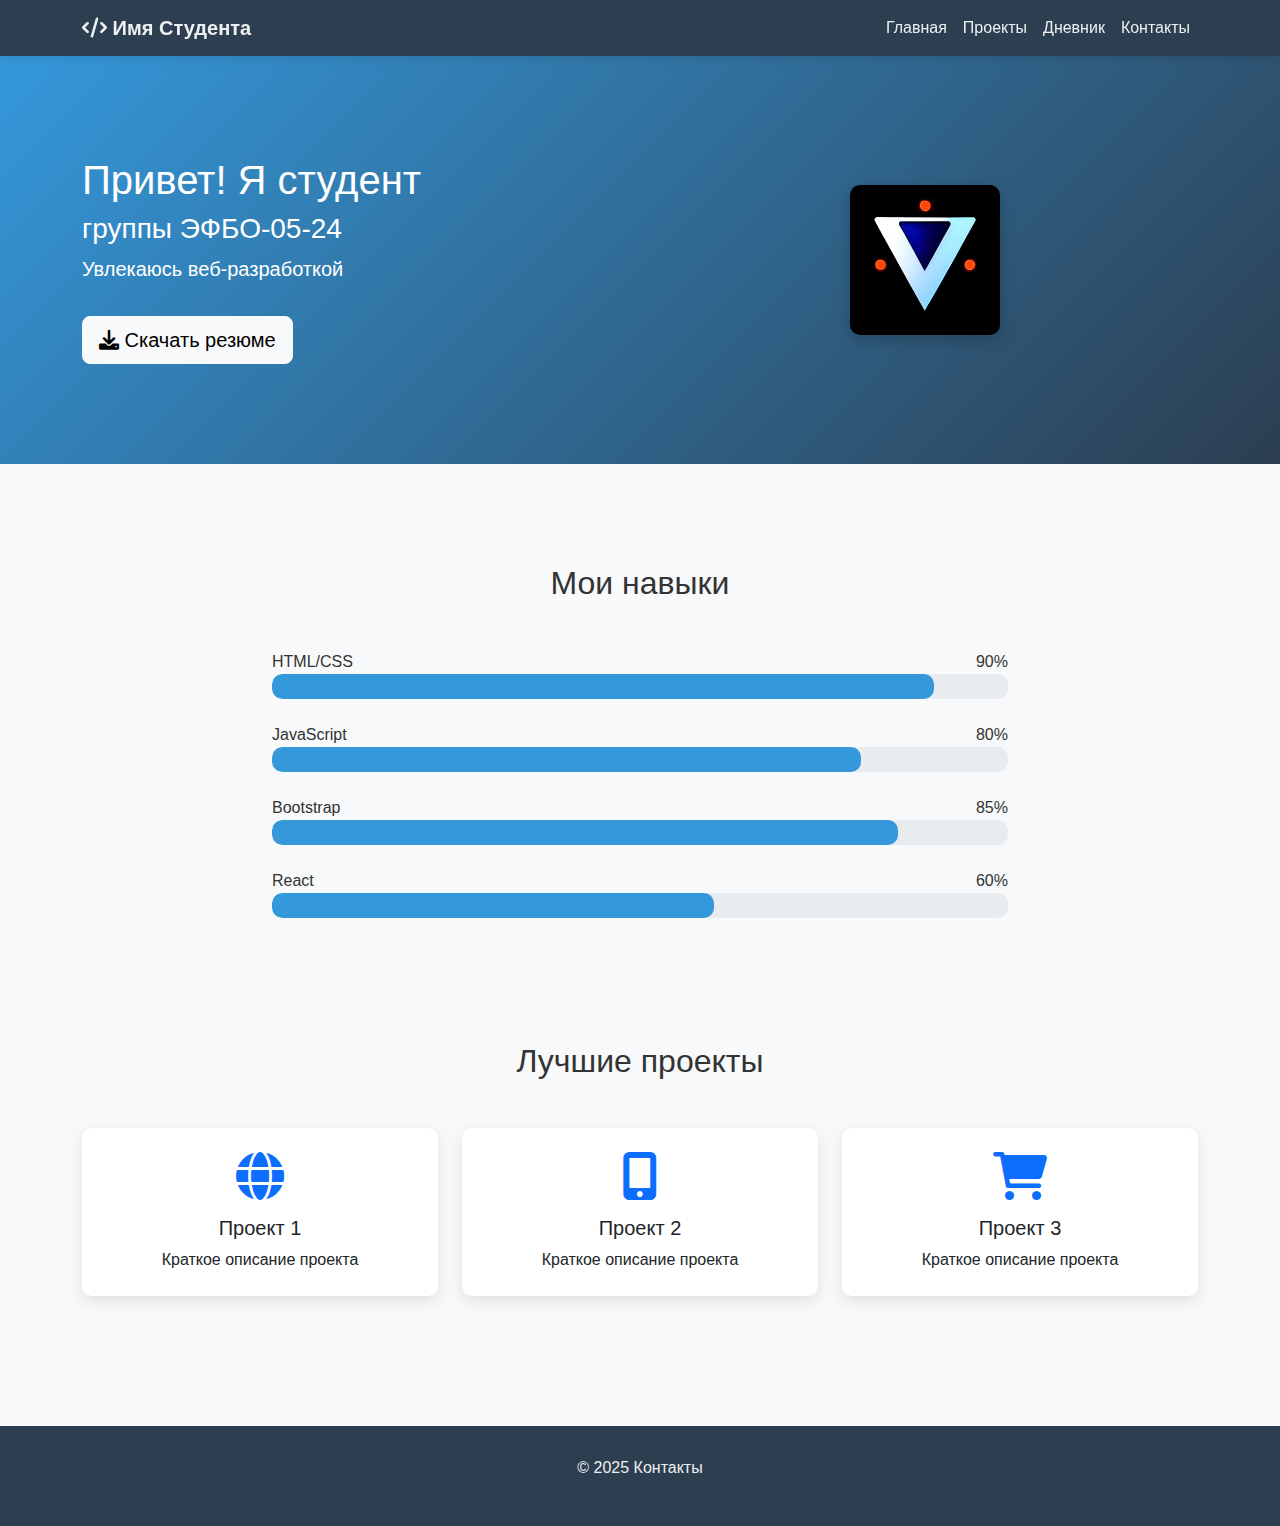
<file: index.html>
<!DOCTYPE html>
<html lang="ru">
<head>
    <meta charset="UTF-8">
    <meta name="viewport" content="width=device-width, initial-scale=1.0">
    <title>Портфолио студента</title>
    <link href="https://cdn.jsdelivr.net/npm/bootstrap@5.3.0-alpha1/dist/css/bootstrap.min.css" rel="stylesheet">
    <link rel="stylesheet" href="https://cdnjs.cloudflare.com/ajax/libs/font-awesome/6.0.0/css/all.min.css">
    <style>
        :root {
            --primary-color: #3498db;
            --secondary-color: #2c3e50;
            --accent-color: #e74c3c;
            --light-color: #ecf0f1;
            --dark-color: #34495e;
        }
        
        body {
            font-family: 'Segoe UI', Tahoma, Geneva, Verdana, sans-serif;
            color: #333;
            background-color: #f8f9fa;
        }
        
        .navbar {
            background-color: var(--secondary-color);
            box-shadow: 0 2px 10px rgba(0,0,0,0.1);
        }
        
        .navbar-brand {
            font-weight: bold;
            color: var(--light-color) !important;
        }
        
        .nav-link {
            color: var(--light-color) !important;
            transition: color 0.3s;
        }
        
        .nav-link:hover {
            color: var(--primary-color) !important;
        }
        
        .hero-section {
            background: linear-gradient(135deg, var(--primary-color), var(--secondary-color));
            color: white;
            padding: 100px 0;
            margin-bottom: 50px;
        }
        
        .skills-section, .projects-section {
            padding: 50px 0;
        }
        
        .progress {
            height: 25px;
            margin-bottom: 15px;
            border-radius: 10px;
        }
        
        .progress-bar {
            background-color: var(--primary-color);
            border-radius: 10px;
        }
        
        .project-card {
            border: none;
            border-radius: 10px;
            box-shadow: 0 5px 15px rgba(0,0,0,0.1);
            transition: transform 0.3s;
            margin-bottom: 30px;
        }
        
        .project-card:hover {
            transform: translateY(-10px);
        }
        
        .diary-item {
            background-color: white;
            border-radius: 10px;
            padding: 15px;
            margin-bottom: 15px;
            box-shadow: 0 3px 10px rgba(0,0,0,0.1);
        }
        
        .status-completed {
            color: #27ae60;
        }
        
        .status-in-progress {
            color: #f39c12;
        }
        
        footer {
            background-color: var(--secondary-color);
            color: var(--light-color);
            padding: 30px 0;
            margin-top: 50px;
        }
        
        .contact-form {
            background-color: white;
            border-radius: 10px;
            padding: 30px;
            box-shadow: 0 5px 15px rgba(0,0,0,0.1);
        }
        
        .btn-primary {
            background-color: var(--primary-color);
            border: none;
            padding: 10px 25px;
            border-radius: 5px;
        }
        
        .btn-primary:hover {
            background-color: #2980b9;
        }
        
        .student-photo {
            border-radius: 10px;
            box-shadow: 0 5px 15px rgba(0,0,0,0.2);
            max-width: 100%;
        }
    </style>
</head>
<body>
    <!-- Навигация -->
    <nav class="navbar navbar-expand-lg navbar-dark sticky-top">
        <div class="container">
            <a class="navbar-brand" href="index.html">
                <i class="fas fa-code"></i> Имя Студента
            </a>
            <button class="navbar-toggler" type="button" data-bs-toggle="collapse" data-bs-target="#navbarNav">
                <span class="navbar-toggler-icon"></span>
            </button>
            <div class="collapse navbar-collapse" id="navbarNav">
                <ul class="navbar-nav ms-auto">
                    <li class="nav-item">
                        <a class="nav-link active" href="index.html">Главная</a>
                    </li>
                    <li class="nav-item">
                        <a class="nav-link" href="pages/projects.html">Проекты</a>
                    </li>
                    <li class="nav-item">
                        <a class="nav-link" href="pages/diary.html">Дневник</a>
                    </li>
                    <li class="nav-item">
                        <a class="nav-link" href="pages/contacts.html">Контакты</a>
                    </li>
                </ul>
            </div>
        </div>
    </nav>

    <!-- Главная страница -->
    <div id="home-page">
        <!-- Герой секция -->
        <section class="hero-section">
            <div class="container">
                <div class="row align-items-center">
                    <div class="col-lg-6">
                        <h1>Привет! Я студент</h1>
                        <h3>группы ЭФБО-05-24</h3>
                        <p class="lead">Увлекаюсь веб-разработкой</p>
                        <a href="assets/resume.pdf" class="btn btn-light btn-lg mt-3" download>
                            <i class="fas fa-download"></i> Скачать резюме
                        </a>
                    </div>
                    <div class="col-lg-6 text-center">
                        <img src="assets/image.png" alt="Фото студента" class="student-photo img-fluid" width="150px">
                    </div>
                </div>
            </div>
        </section>

        <!-- Навыки -->
        <section class="skills-section">
            <div class="container">
                <h2 class="text-center mb-5">Мои навыки</h2>
                <div class="row justify-content-center">
                    <div class="col-md-8">
                        <div class="skill-item mb-4">
                            <div class="d-flex justify-content-between">
                                <span>HTML/CSS</span>
                                <span>90%</span>
                            </div>
                            <div class="progress">
                                <div class="progress-bar" role="progressbar" style="width: 90%"></div>
                            </div>
                        </div>
                        <div class="skill-item mb-4">
                            <div class="d-flex justify-content-between">
                                <span>JavaScript</span>
                                <span>80%</span>
                            </div>
                            <div class="progress">
                                <div class="progress-bar" role="progressbar" style="width: 80%"></div>
                            </div>
                        </div>
                        <div class="skill-item mb-4">
                            <div class="d-flex justify-content-between">
                                <span>Bootstrap</span>
                                <span>85%</span>
                            </div>
                            <div class="progress">
                                <div class="progress-bar" role="progressbar" style="width: 85%"></div>
                            </div>
                        </div>
                        <div class="skill-item mb-4">
                            <div class="d-flex justify-content-between">
                                <span>React</span>
                                <span>60%</span>
                            </div>
                            <div class="progress">
                                <div class="progress-bar" role="progressbar" style="width: 60%"></div>
                            </div>
                        </div>
                    </div>
                </div>
            </div>
        </section>

        <!-- Лучшие проекты -->
        <section class="projects-section bg-light">
            <div class="container">
                <h2 class="text-center mb-5">Лучшие проекты</h2>
                <div class="row">
                    <div class="col-md-4">
                        <div class="card project-card">
                            <div class="card-body text-center p-4">
                                <i class="fas fa-globe fa-3x mb-3 text-primary"></i>
                                <h5 class="card-title">Проект 1</h5>
                                <p class="card-text">Краткое описание проекта</p>
                            </div>
                        </div>
                    </div>
                    <div class="col-md-4">
                        <div class="card project-card">
                            <div class="card-body text-center p-4">
                                <i class="fas fa-mobile-alt fa-3x mb-3 text-primary"></i>
                                <h5 class="card-title">Проект 2</h5>
                                <p class="card-text">Краткое описание проекта</p>
                            </div>
                        </div>
                    </div>
                    <div class="col-md-4">
                        <div class="card project-card">
                            <div class="card-body text-center p-4">
                                <i class="fas fa-shopping-cart fa-3x mb-3 text-primary"></i>
                                <h5 class="card-title">Проект 3</h5>
                                <p class="card-text">Краткое описание проекта</p>
                            </div>
                        </div>
                    </div>
                </div>
            </div>
        </section>
    </div>

    <!-- Футер -->
    <footer>
        <div class="container text-center">
            <p>&copy; 2025 Контакты</p>
        </div>
    </footer>

    <script src="https://cdn.jsdelivr.net/npm/bootstrap@5.3.0-alpha1/dist/js/bootstrap.bundle.min.js"></script>
</body>
</html>
</file>
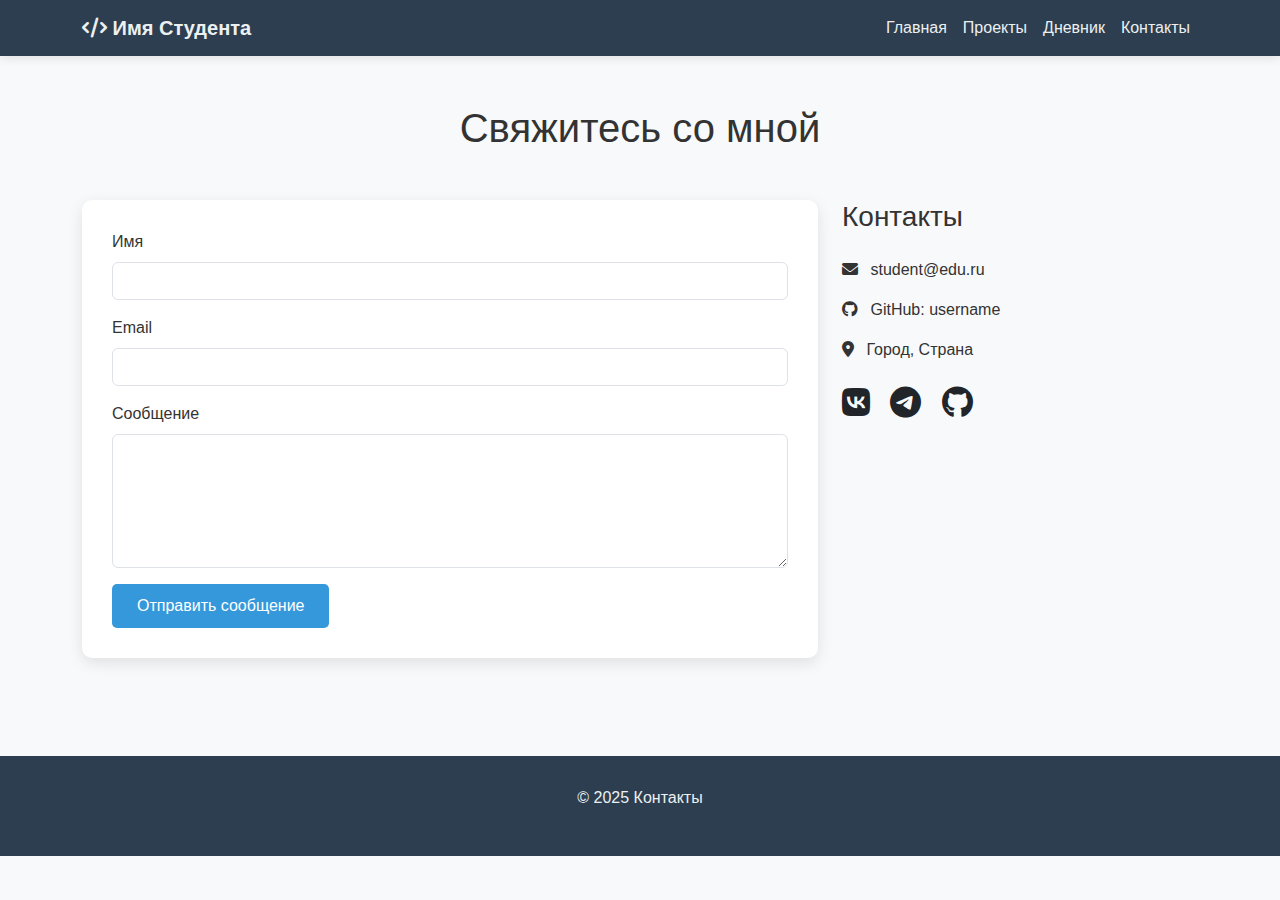
<file: pages/contacts.html>
<!DOCTYPE html>
<html lang="ru">
<head>
    <meta charset="UTF-8">
    <meta name="viewport" content="width=device-width, initial-scale=1.0">
    <title>Контакты - Портфолио студента</title>
    <link href="https://cdn.jsdelivr.net/npm/bootstrap@5.3.0-alpha1/dist/css/bootstrap.min.css" rel="stylesheet">
    <link rel="stylesheet" href="https://cdnjs.cloudflare.com/ajax/libs/font-awesome/6.0.0/css/all.min.css">
    <link rel="stylesheet" href="../styles/styles.css">
</head>
<body>
    <!-- Навигация -->
    <nav class="navbar navbar-expand-lg navbar-dark sticky-top">
        <div class="container">
            <a class="navbar-brand" href="../index.html">
                <i class="fas fa-code"></i> Имя Студента
            </a>
            <button class="navbar-toggler" type="button" data-bs-toggle="collapse" data-bs-target="#navbarNav">
                <span class="navbar-toggler-icon"></span>
            </button>
            <div class="collapse navbar-collapse" id="navbarNav">
                <ul class="navbar-nav ms-auto">
                    <li class="nav-item">
                        <a class="nav-link" href="../index.html">Главная</a>
                    </li>
                    <li class="nav-item">
                        <a class="nav-link" href="projects.html">Проекты</a>
                    </li>
                    <li class="nav-item">
                        <a class="nav-link" href="diary.html">Дневник</a>
                    </li>
                    <li class="nav-item">
                        <a class="nav-link active" href="contacts.html">Контакты</a>
                    </li>
                </ul>
            </div>
        </div>
    </nav>

    <!-- Содержимое страницы контактов -->
    <div class="container my-5">
        <h1 class="text-center mb-5">Свяжитесь со мной</h1>
        
        <div class="row">
            <div class="col-lg-8 mb-5">
                <div class="contact-form">
                    <form id="contactForm">
                        <div class="mb-3">
                            <label for="name" class="form-label">Имя</label>
                            <input type="text" class="form-control" id="name" required>
                        </div>
                        <div class="mb-3">
                            <label for="email" class="form-label">Email</label>
                            <input type="email" class="form-control" id="email" required>
                        </div>
                        <div class="mb-3">
                            <label for="message" class="form-label">Сообщение</label>
                            <textarea class="form-control" id="message" rows="5" required></textarea>
                        </div>
                        <button type="submit" class="btn btn-primary">Отправить сообщение</button>
                    </form>
                </div>
            </div>
            
            <div class="col-lg-4">
                <h3 class="mb-4">Контакты</h3>
                
                <div class="mb-4">
                    <p><i class="fas fa-envelope me-2"></i> student@edu.ru</p>
                    <p><i class="fab fa-github me-2"></i> GitHub: username</p>
                    <p><i class="fas fa-map-marker-alt me-2"></i> Город, Страна</p>
                </div>
                
                <div class="social-links">
                    <a href="#" class="me-3 text-dark"><i class="fab fa-vk fa-2x"></i></a>
                    <a href="#" class="me-3 text-dark"><i class="fab fa-telegram fa-2x"></i></a>
                    <a href="#" class="me-3 text-dark"><i class="fab fa-github fa-2x"></i></a>
                </div>
            </div>
        </div>
    </div>

    <!-- Футер -->
    <footer>
        <div class="container text-center">
            <p>&copy; 2025 Контакты</p>
        </div>
    </footer>

    <script src="https://cdn.jsdelivr.net/npm/bootstrap@5.3.0-alpha1/dist/js/bootstrap.bundle.min.js"></script>
    <script>
        document.getElementById('contactForm').addEventListener('submit', function(e) {
            e.preventDefault();
            alert('Сообщение отправлено!');
            this.reset();
        });
    </script>
</body>
</html>
</file>
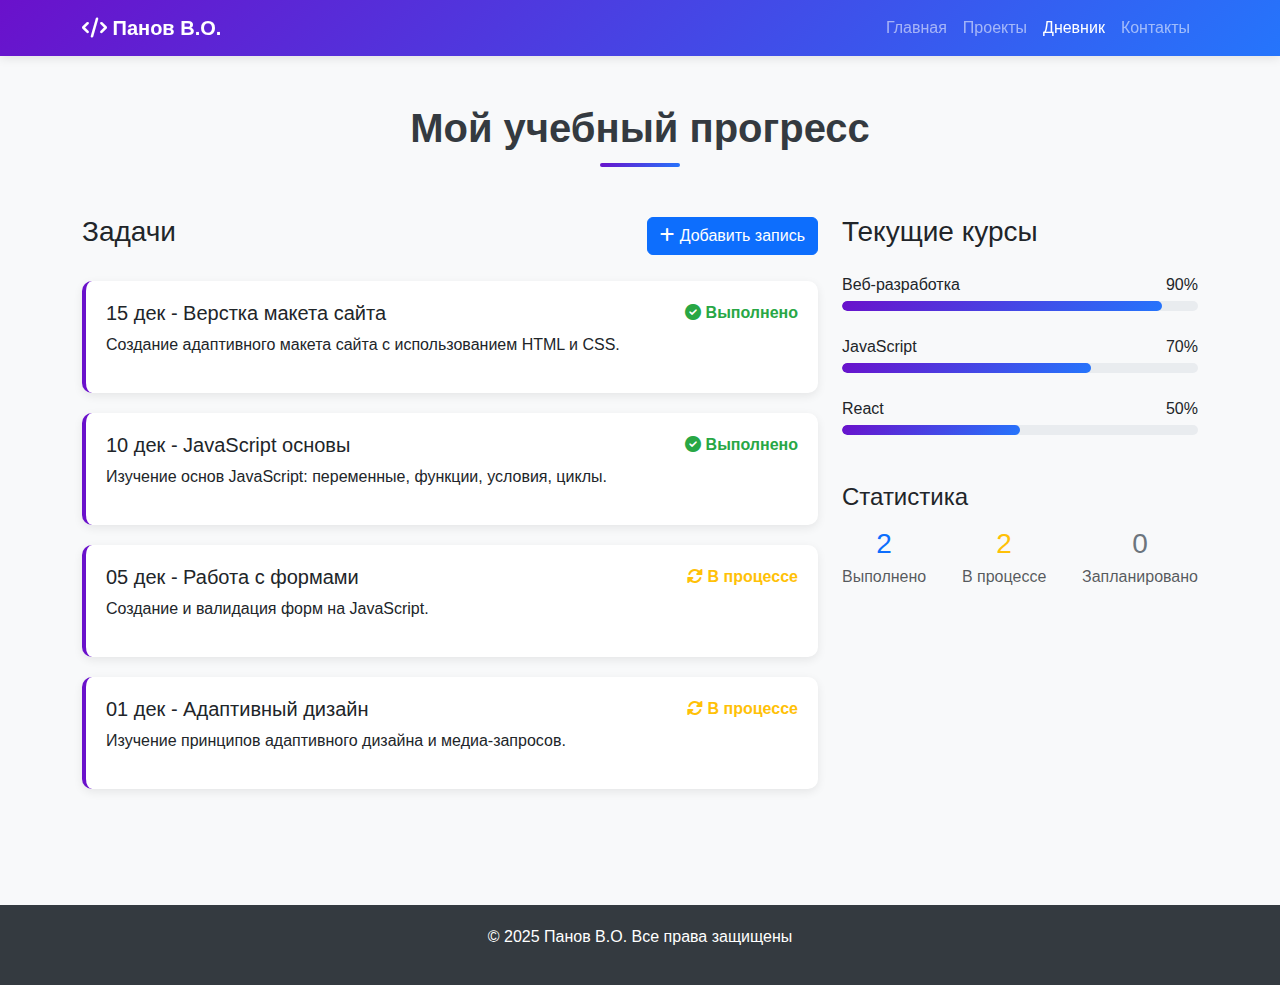
<file: pages/diary.html>
<!DOCTYPE html>
<html lang="ru">
<head>
    <meta charset="UTF-8">
    <meta name="viewport" content="width=device-width, initial-scale=1.0">
    <title>Дневник - Портфолио студента</title>
    <link href="https://cdn.jsdelivr.net/npm/bootstrap@5.3.0-alpha1/dist/css/bootstrap.min.css" rel="stylesheet">
    <link rel="stylesheet" href="https://cdnjs.cloudflare.com/ajax/libs/font-awesome/6.0.0/css/all.min.css">
    <style>
        body {
            background-color: #f8f9fa;
            font-family: 'Segoe UI', Tahoma, Geneva, Verdana, sans-serif;
        }
        
        .navbar {
            background: linear-gradient(135deg, #6a11cb 0%, #2575fc 100%);
            box-shadow: 0 2px 10px rgba(0,0,0,0.1);
        }
        
        .navbar-brand {
            font-weight: 600;
        }
        
        .main-content {
            min-height: calc(100vh - 160px);
        }
        
        .diary-item {
            background: white;
            border-radius: 10px;
            padding: 20px;
            margin-bottom: 20px;
            box-shadow: 0 3px 10px rgba(0,0,0,0.08);
            border-left: 4px solid #6a11cb;
            transition: transform 0.2s;
        }
        
        .diary-item:hover {
            transform: translateY(-3px);
            box-shadow: 0 5px 15px rgba(0,0,0,0.1);
        }
        
        .status-completed {
            color: #28a745;
            font-weight: 600;
        }
        
        .status-in-progress {
            color: #ffc107;
            font-weight: 600;
        }
        
        .status-planned {
            color: #6c757d;
            font-weight: 600;
        }
        
        .progress {
            height: 10px;
            border-radius: 5px;
        }
        
        .progress-bar {
            border-radius: 5px;
            background: linear-gradient(135deg, #6a11cb 0%, #2575fc 100%);
        }
        
        footer {
            background-color: #343a40;
            color: white;
            padding: 20px 0;
            margin-top: 40px;
        }
        
        h1 {
            color: #343a40;
            font-weight: 700;
            position: relative;
            padding-bottom: 15px;
        }
        
        h1:after {
            content: '';
            position: absolute;
            bottom: 0;
            left: 50%;
            transform: translateX(-50%);
            width: 80px;
            height: 4px;
            background: linear-gradient(135deg, #6a11cb 0%, #2575fc 100%);
            border-radius: 2px;
        }
        
        .modal-content {
            border-radius: 12px;
            border: none;
        }
        
        .modal-header {
            background: linear-gradient(135deg, #6a11cb 0%, #2575fc 100%);
            color: white;
            border-bottom: none;
        }
        
        .btn-close {
            filter: invert(1);
        }
        
        .empty-state {
            text-align: center;
            padding: 40px;
            color: #6c757d;
        }
        
        .empty-state i {
            font-size: 3rem;
            margin-bottom: 15px;
            color: #dee2e6;
        }
    </style>
</head>
<body>
    <!-- Навигация -->
    <nav class="navbar navbar-expand-lg navbar-dark sticky-top">
        <div class="container">
            <a class="navbar-brand" href="../index.html">
                <i class="fas fa-code"></i> Панов В.О.
            </a>
            <button class="navbar-toggler" type="button" data-bs-toggle="collapse" data-bs-target="#navbarNav">
                <span class="navbar-toggler-icon"></span>
            </button>
            <div class="collapse navbar-collapse" id="navbarNav">
                <ul class="navbar-nav ms-auto">
                    <li class="nav-item">
                        <a class="nav-link" href="../index.html">Главная</a>
                    </li>
                    <li class="nav-item">
                        <a class="nav-link" href="projects.html">Проекты</a>
                    </li>
                    <li class="nav-item">
                        <a class="nav-link active" href="diary.html">Дневник</a>
                    </li>
                    <li class="nav-item">
                        <a class="nav-link" href="contacts.html">Контакты</a>
                    </li>
                </ul>
            </div>
        </div>
    </nav>

    <!-- Содержимое страницы дневника -->
    <div class="container my-5 main-content">
        <h1 class="text-center mb-5">Мой учебный прогресс</h1>
        
        <div class="row">
            <div class="col-lg-8 mb-5">
                <div class="d-flex justify-content-between align-items-center mb-4">
                    <h3>Задачи</h3>
                    <button class="btn btn-primary" data-bs-toggle="modal" data-bs-target="#addEntryModal">
                        <i class="fas fa-plus"></i> Добавить запись
                    </button>
                </div>
                
                <div id="diary-entries">
                    <!-- Записи будут добавляться сюда -->
                    <div class="diary-item">
                        <div class="d-flex justify-content-between">
                            <h5>15 дек - Верстка макета сайта</h5>
                            <span class="status-completed"><i class="fas fa-check-circle"></i> Выполнено</span>
                        </div>
                        <p>Создание адаптивного макета сайта с использованием HTML и CSS.</p>
                    </div>
                    
                    <div class="diary-item">
                        <div class="d-flex justify-content-between">
                            <h5>10 дек - JavaScript основы</h5>
                            <span class="status-completed"><i class="fas fa-check-circle"></i> Выполнено</span>
                        </div>
                        <p>Изучение основ JavaScript: переменные, функции, условия, циклы.</p>
                    </div>
                    
                    <div class="diary-item">
                        <div class="d-flex justify-content-between">
                            <h5>05 дек - Работа с формами</h5>
                            <span class="status-in-progress"><i class="fas fa-sync-alt"></i> В процессе</span>
                        </div>
                        <p>Создание и валидация форм на JavaScript.</p>
                    </div>
                    
                    <div class="diary-item">
                        <div class="d-flex justify-content-between">
                            <h5>01 дек - Адаптивный дизайн</h5>
                            <span class="status-in-progress"><i class="fas fa-sync-alt"></i> В процессе</span>
                        </div>
                        <p>Изучение принципов адаптивного дизайна и медиа-запросов.</p>
                    </div>
                </div>
                
                <div id="empty-state" class="empty-state" style="display: none;">
                    <i class="fas fa-clipboard-list"></i>
                    <h4>Нет записей</h4>
                    <p>Добавьте первую запись в дневник, нажав на кнопку "Добавить запись".</p>
                </div>
            </div>
            
            <div class="col-lg-4">
                <h3 class="mb-4">Текущие курсы</h3>
                
                <div class="mb-4">
                    <div class="d-flex justify-content-between mb-1">
                        <span>Веб-разработка</span>
                        <span>90%</span>
                    </div>
                    <div class="progress">
                        <div class="progress-bar" role="progressbar" style="width: 90%"></div>
                    </div>
                </div>
                
                <div class="mb-4">
                    <div class="d-flex justify-content-between mb-1">
                        <span>JavaScript</span>
                        <span>70%</span>
                    </div>
                    <div class="progress">
                        <div class="progress-bar" role="progressbar" style="width: 70%"></div>
                    </div>
                </div>
                
                <div class="mb-4">
                    <div class="d-flex justify-content-between mb-1">
                        <span>React</span>
                        <span>50%</span>
                    </div>
                    <div class="progress">
                        <div class="progress-bar" role="progressbar" style="width: 50%"></div>
                    </div>
                </div>
                
                <div class="mt-5">
                    <h4 class="mb-3">Статистика</h4>
                    <div class="d-flex justify-content-between">
                        <div class="text-center">
                            <div class="h3 text-primary mb-1" id="completed-count">2</div>
                            <div class="text-muted">Выполнено</div>
                        </div>
                        <div class="text-center">
                            <div class="h3 text-warning mb-1" id="inprogress-count">2</div>
                            <div class="text-muted">В процессе</div>
                        </div>
                        <div class="text-center">
                            <div class="h3 text-secondary mb-1" id="planned-count">0</div>
                            <div class="text-muted">Запланировано</div>
                        </div>
                    </div>
                </div>
            </div>
        </div>
    </div>

    <!-- Модальное окно для добавления записи -->
    <div class="modal fade" id="addEntryModal" tabindex="-1">
        <div class="modal-dialog">
            <div class="modal-content">
                <div class="modal-header">
                    <h5 class="modal-title">Добавить новую запись</h5>
                    <button type="button" class="btn-close" data-bs-dismiss="modal"></button>
                </div>
                <div class="modal-body">
                    <form id="addEntryForm">
                        <div class="mb-3">
                            <label for="entryDate" class="form-label">Дата</label>
                            <input type="date" class="form-control" id="entryDate" required>
                        </div>
                        <div class="mb-3">
                            <label for="entryTitle" class="form-label">Заголовок</label>
                            <input type="text" class="form-control" id="entryTitle" placeholder="Название задачи" required>
                        </div>
                        <div class="mb-3">
                            <label for="entryDescription" class="form-label">Описание</label>
                            <textarea class="form-control" id="entryDescription" rows="3" placeholder="Подробное описание задачи" required></textarea>
                        </div>
                        <div class="mb-3">
                            <label for="entryStatus" class="form-label">Статус</label>
                            <select class="form-select" id="entryStatus" required>
                                <option value="">Выберите статус</option>
                                <option value="completed">Выполнено</option>
                                <option value="in-progress">В процессе</option>
                                <option value="planned">Запланировано</option>
                            </select>
                        </div>
                    </form>
                </div>
                <div class="modal-footer">
                    <button type="button" class="btn btn-secondary" data-bs-dismiss="modal">Отмена</button>
                    <button type="button" class="btn btn-primary" id="saveEntryBtn">Добавить</button>
                </div>
            </div>
        </div>
    </div>

    <!-- Футер -->
    <footer>
        <div class="container text-center">
            <p>&copy; 2025 Панов В.О. Все права защищены</p>
        </div>
    </footer>

    <script src="https://cdn.jsdelivr.net/npm/bootstrap@5.3.0-alpha1/dist/js/bootstrap.bundle.min.js"></script>
    <script>
        // Массив для хранения записей дневника
        let diaryEntries = [
            {
                date: '15 дек',
                title: 'Верстка макета сайта',
                description: 'Создание адаптивного макета сайта с использованием HTML и CSS.',
                status: 'completed'
            },
            {
                date: '10 дек',
                title: 'JavaScript основы',
                description: 'Изучение основ JavaScript: переменные, функции, условия, циклы.',
                status: 'completed'
            },
            {
                date: '05 дек',
                title: 'Работа с формами',
                description: 'Создание и валидация форм на JavaScript.',
                status: 'in-progress'
            },
            {
                date: '01 дек',
                title: 'Адаптивный дизайн',
                description: 'Изучение принципов адаптивного дизайна и медиа-запросов.',
                status: 'in-progress'
            }
        ];

        // Функция для форматирования даты
        function formatDate(dateString) {
            const date = new Date(dateString);
            const day = date.getDate();
            const month = date.toLocaleString('ru', { month: 'short' });
            return `${day} ${month}`;
        }

        // Функция для отображения записей
        function renderDiaryEntries() {
            const container = document.getElementById('diary-entries');
            const emptyState = document.getElementById('empty-state');
            
            // Очищаем контейнер
            container.innerHTML = '';
            
            // Если записей нет, показываем сообщение
            if (diaryEntries.length === 0) {
                emptyState.style.display = 'block';
                return;
            } else {
                emptyState.style.display = 'none';
            }
            
            // Сортируем записи по дате (сначала новые)
            const sortedEntries = [...diaryEntries].sort((a, b) => {
                // Простая сортировка по дате (в реальном приложении нужно преобразовать в Date объекты)
                return b.date.localeCompare(a.date);
            });
            
            // Добавляем каждую запись в контейнер
            sortedEntries.forEach(entry => {
                const statusClass = `status-${entry.status}`;
                const statusIcon = entry.status === 'completed' ? 'fa-check-circle' : 
                                 entry.status === 'in-progress' ? 'fa-sync-alt' : 'fa-clock';
                const statusText = entry.status === 'completed' ? 'Выполнено' : 
                                 entry.status === 'in-progress' ? 'В процессе' : 'Запланировано';
                
                const entryElement = document.createElement('div');
                entryElement.className = 'diary-item';
                entryElement.innerHTML = `
                    <div class="d-flex justify-content-between">
                        <h5>${entry.date} - ${entry.title}</h5>
                        <span class="${statusClass}"><i class="fas ${statusIcon}"></i> ${statusText}</span>
                    </div>
                    <p>${entry.description}</p>
                `;
                
                container.appendChild(entryElement);
            });
            
            // Обновляем статистику
            updateStatistics();
        }

        // Функция для обновления статистики
        function updateStatistics() {
            const completedCount = diaryEntries.filter(entry => entry.status === 'completed').length;
            const inProgressCount = diaryEntries.filter(entry => entry.status === 'in-progress').length;
            const plannedCount = diaryEntries.filter(entry => entry.status === 'planned').length;
            
            document.getElementById('completed-count').textContent = completedCount;
            document.getElementById('inprogress-count').textContent = inProgressCount;
            document.getElementById('planned-count').textContent = plannedCount;
        }

        // Функция для добавления новой записи
        function addEntry() {
            const form = document.getElementById('addEntryForm');
            
            if (!form.checkValidity()) {
                form.reportValidity();
                return;
            }
            
            const date = document.getElementById('entryDate').value;
            const title = document.getElementById('entryTitle').value;
            const description = document.getElementById('entryDescription').value;
            const status = document.getElementById('entryStatus').value;
            
            // Форматируем дату
            const formattedDate = formatDate(date);
            
            // Добавляем новую запись в массив
            diaryEntries.push({
                date: formattedDate,
                title: title,
                description: description,
                status: status
            });
            
            // Перерисовываем записи
            renderDiaryEntries();
            
            // Показываем уведомление об успешном добавлении
            alert('Запись успешно добавлена!');
            
            // Закрываем модальное окно
            const modal = bootstrap.Modal.getInstance(document.getElementById('addEntryModal'));
            modal.hide();
            
            // Очищаем форму
            form.reset();
        }

        // Инициализация при загрузке страницы
        document.addEventListener('DOMContentLoaded', function() {
            // Отображаем начальные записи
            renderDiaryEntries();
            
            // Назначаем обработчик для кнопки добавления
            document.getElementById('saveEntryBtn').addEventListener('click', addEntry);
            
            // Устанавливаем сегодняшнюю дату по умолчанию
            const today = new Date().toISOString().split('T')[0];
            document.getElementById('entryDate').value = today;
        });
    </script>
</body>
</html>
</file>
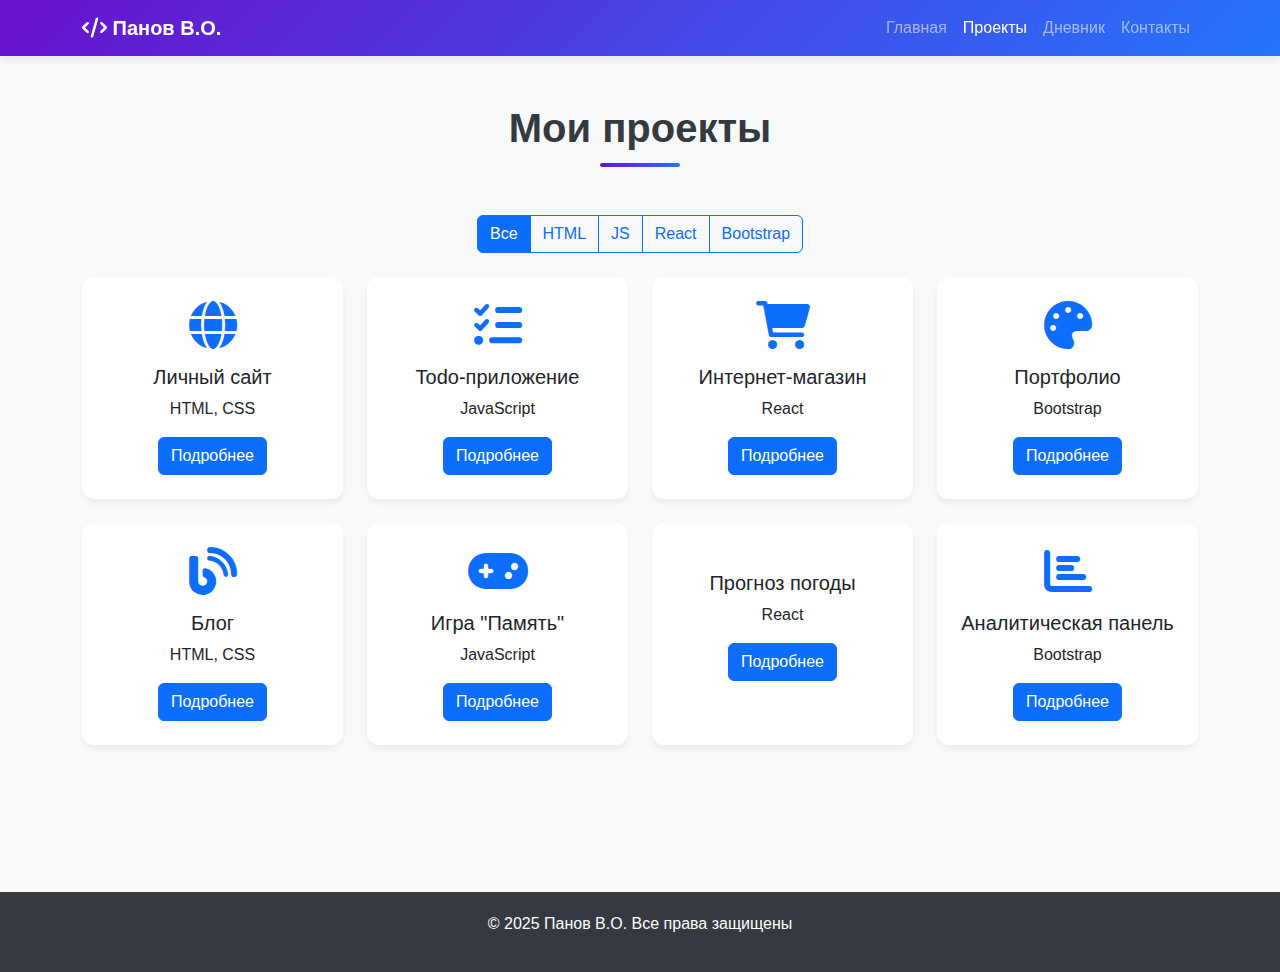
<file: pages/projects.html>
<!DOCTYPE html>
<html lang="ru">
<head>
    <meta charset="UTF-8">
    <meta name="viewport" content="width=device-width, initial-scale=1.0">
    <title>Проекты - Портфолио студента</title>
    <link href="https://cdn.jsdelivr.net/npm/bootstrap@5.3.0-alpha1/dist/css/bootstrap.min.css" rel="stylesheet">
    <link rel="stylesheet" href="https://cdnjs.cloudflare.com/ajax/libs/font-awesome/6.0.0/css/all.min.css">
    <style>
        body {
            background-color: #f8f9fa;
            font-family: 'Segoe UI', Tahoma, Geneva, Verdana, sans-serif;
        }
        
        .navbar {
            background: linear-gradient(135deg, #6a11cb 0%, #2575fc 100%);
            box-shadow: 0 2px 10px rgba(0,0,0,0.1);
        }
        
        .navbar-brand {
            font-weight: 600;
        }
        
        .main-content {
            min-height: calc(100vh - 160px);
        }
        
        .project-card {
            transition: all 0.3s ease;
            border: none;
            border-radius: 12px;
            box-shadow: 0 4px 6px rgba(0,0,0,0.05);
            overflow: hidden;
        }
        
        .project-card:hover {
            transform: translateY(-5px);
            box-shadow: 0 10px 20px rgba(0,0,0,0.1);
        }
        
        .project-card.hidden {
            display: none;
        }
        
        .btn-group .btn.active {
            background-color: #0d6efd;
            color: white;
        }
        
        footer {
            background-color: #343a40;
            color: white;
            padding: 20px 0;
            margin-top: 40px;
        }
        
        .modal-content {
            border-radius: 12px;
            border: none;
        }
        
        .modal-header {
            background: linear-gradient(135deg, #6a11cb 0%, #2575fc 100%);
            color: white;
            border-bottom: none;
        }
        
        .btn-close {
            filter: invert(1);
        }
        
        h1 {
            color: #343a40;
            font-weight: 700;
            position: relative;
            padding-bottom: 15px;
        }
        
        h1:after {
            content: '';
            position: absolute;
            bottom: 0;
            left: 50%;
            transform: translateX(-50%);
            width: 80px;
            height: 4px;
            background: linear-gradient(135deg, #6a11cb 0%, #2575fc 100%);
            border-radius: 2px;
        }
    </style>
</head>
<body>
    <!-- Навигация -->
    <nav class="navbar navbar-expand-lg navbar-dark sticky-top">
        <div class="container">
            <a class="navbar-brand" href="../index.html">
                <i class="fas fa-code"></i> Панов В.О.
            </a>
            <button class="navbar-toggler" type="button" data-bs-toggle="collapse" data-bs-target="#navbarNav">
                <span class="navbar-toggler-icon"></span>
            </button>
            <div class="collapse navbar-collapse" id="navbarNav">
                <ul class="navbar-nav ms-auto">
                    <li class="nav-item">
                        <a class="nav-link" href="../index.html">Главная</a>
                    </li>
                    <li class="nav-item">
                        <a class="nav-link active" href="projects.html">Проекты</a>
                    </li>
                    <li class="nav-item">
                        <a class="nav-link" href="diary.html">Дневник</a>
                    </li>
                    <li class="nav-item">
                        <a class="nav-link" href="contacts.html">Контакты</a>
                    </li>
                </ul>
            </div>
        </div>
    </nav>

    <!-- Содержимое страницы проектов -->
    <div class="container my-5 main-content">
        <h1 class="text-center mb-5">Мои проекты</h1>
        
        <div class="text-center mb-4">
            <div class="btn-group" role="group" id="filter-buttons">
                <button type="button" class="btn btn-outline-primary active" data-filter="all">Все</button>
                <button type="button" class="btn btn-outline-primary" data-filter="html">HTML</button>
                <button type="button" class="btn btn-outline-primary" data-filter="js">JS</button>
                <button type="button" class="btn btn-outline-primary" data-filter="react">React</button>
                <button type="button" class="btn btn-outline-primary" data-filter="bootstrap">Bootstrap</button>
            </div>
        </div>
        
        <div class="row" id="projects-container">
            <div class="col-md-6 col-lg-3 mb-4" data-category="html">
                <div class="card project-card h-100">
                    <div class="card-body text-center p-4">
                        <i class="fas fa-globe fa-3x mb-3 text-primary"></i>
                        <h5 class="card-title">Личный сайт</h5>
                        <p class="card-text">HTML, CSS</p>
                        <button class="btn btn-primary" data-bs-toggle="modal" data-bs-target="#projectModal1">Подробнее</button>
                    </div>
                </div>
            </div>
            <div class="col-md-6 col-lg-3 mb-4" data-category="js">
                <div class="card project-card h-100">
                    <div class="card-body text-center p-4">
                        <i class="fas fa-tasks fa-3x mb-3 text-primary"></i>
                        <h5 class="card-title">Todo-приложение</h5>
                        <p class="card-text">JavaScript</p>
                        <button class="btn btn-primary" data-bs-toggle="modal" data-bs-target="#projectModal2">Подробнее</button>
                    </div>
                </div>
            </div>
            <div class="col-md-6 col-lg-3 mb-4" data-category="react">
                <div class="card project-card h-100">
                    <div class="card-body text-center p-4">
                        <i class="fas fa-shopping-cart fa-3x mb-3 text-primary"></i>
                        <h5 class="card-title">Интернет-магазин</h5>
                        <p class="card-text">React</p>
                        <button class="btn btn-primary" data-bs-toggle="modal" data-bs-target="#projectModal3">Подробнее</button>
                    </div>
                </div>
            </div>
            <div class="col-md-6 col-lg-3 mb-4" data-category="bootstrap">
                <div class="card project-card h-100">
                    <div class="card-body text-center p-4">
                        <i class="fas fa-palette fa-3x mb-3 text-primary"></i>
                        <h5 class="card-title">Портфолио</h5>
                        <p class="card-text">Bootstrap</p>
                        <button class="btn btn-primary" data-bs-toggle="modal" data-bs-target="#projectModal4">Подробнее</button>
                    </div>
                </div>
            </div>
            <div class="col-md-6 col-lg-3 mb-4" data-category="html">
                <div class="card project-card h-100">
                    <div class="card-body text-center p-4">
                        <i class="fas fa-blog fa-3x mb-3 text-primary"></i>
                        <h5 class="card-title">Блог</h5>
                        <p class="card-text">HTML, CSS</p>
                        <button class="btn btn-primary" data-bs-toggle="modal" data-bs-target="#projectModal5">Подробнее</button>
                    </div>
                </div>
            </div>
            <div class="col-md-6 col-lg-3 mb-4" data-category="js">
                <div class="card project-card h-100">
                    <div class="card-body text-center p-4">
                        <i class="fas fa-gamepad fa-3x mb-3 text-primary"></i>
                        <h5 class="card-title">Игра "Память"</h5>
                        <p class="card-text">JavaScript</p>
                        <button class="btn btn-primary" data-bs-toggle="modal" data-bs-target="#projectModal6">Подробнее</button>
                    </div>
                </div>
            </div>
            <div class="col-md-6 col-lg-3 mb-4" data-category="react">
                <div class="card project-card h-100">
                    <div class="card-body text-center p-4">
                        <i class="fas fa-weather-sunny fa-3x mb-3 text-primary"></i>
                        <h5 class="card-title">Прогноз погоды</h5>
                        <p class="card-text">React</p>
                        <button class="btn btn-primary" data-bs-toggle="modal" data-bs-target="#projectModal7">Подробнее</button>
                    </div>
                </div>
            </div>
            <div class="col-md-6 col-lg-3 mb-4" data-category="bootstrap">
                <div class="card project-card h-100">
                    <div class="card-body text-center p-4">
                        <i class="fas fa-chart-bar fa-3x mb-3 text-primary"></i>
                        <h5 class="card-title">Аналитическая панель</h5>
                        <p class="card-text">Bootstrap</p>
                        <button class="btn btn-primary" data-bs-toggle="modal" data-bs-target="#projectModal8">Подробнее</button>
                    </div>
                </div>
            </div>
        </div>
    </div>

    <!-- Модальные окна для проектов -->
    <div class="modal fade" id="projectModal1" tabindex="-1">
        <div class="modal-dialog modal-lg">
            <div class="modal-content">
                <div class="modal-header">
                    <h5 class="modal-title">Личный сайт</h5>
                    <button type="button" class="btn-close" data-bs-dismiss="modal"></button>
                </div>
                <div class="modal-body">
                    <p>Создание личного сайта с использованием HTML и CSS. Включает разделы "Обо мне", "Портфолио" и "Контакты".</p>
                    <p><strong>Технологии:</strong> HTML5, CSS3, JavaScript</p>
                    <p><strong>Ссылки:</strong> 
                        <a href="#" class="btn btn-sm btn-outline-primary">Живая версия</a>
                        <a href="#" class="btn btn-sm btn-outline-primary">Исходный код</a>
                    </p>
                </div>
            </div>
        </div>
    </div>

    <div class="modal fade" id="projectModal2" tabindex="-1">
        <div class="modal-dialog modal-lg">
            <div class="modal-content">
                <div class="modal-header">
                    <h5 class="modal-title">Todo-приложение</h5>
                    <button type="button" class="btn-close" data-bs-dismiss="modal"></button>
                </div>
                <div class="modal-body">
                    <p>Приложение для управления задачами с возможностью добавления, удаления и отметки выполненных задач.</p>
                    <p><strong>Технологии:</strong> JavaScript, Local Storage, Bootstrap</p>
                    <p><strong>Ссылки:</strong> 
                        <a href="#" class="btn btn-sm btn-outline-primary">Живая версия</a>
                        <a href="#" class="btn btn-sm btn-outline-primary">Исходный код</a>
                    </p>
                </div>
            </div>
        </div>
    </div>

    <div class="modal fade" id="projectModal3" tabindex="-1">
        <div class="modal-dialog modal-lg">
            <div class="modal-content">
                <div class="modal-header">
                    <h5 class="modal-title">Интернет-магазин</h5>
                    <button type="button" class="btn-close" data-bs-dismiss="modal"></button>
                </div>
                <div class="modal-body">
                    <p>Полнофункциональный интернет-магазин с корзиной покупок, системой фильтрации и оформлением заказов.</p>
                    <p><strong>Технологии:</strong> React, Node.js, MongoDB</p>
                    <p><strong>Ссылки:</strong> 
                        <a href="#" class="btn btn-sm btn-outline-primary">Живая версия</a>
                        <a href="#" class="btn btn-sm btn-outline-primary">Исходный код</a>
                    </p>
                </div>
            </div>
        </div>
    </div>

    <div class="modal fade" id="projectModal4" tabindex="-1">
        <div class="modal-dialog modal-lg">
            <div class="modal-content">
                <div class="modal-header">
                    <h5 class="modal-title">Портфолио</h5>
                    <button type="button" class="btn-close" data-bs-dismiss="modal"></button>
                </div>
                <div class="modal-body">
                    <p>Современное адаптивное портфолио с анимациями и интерактивными элементами.</p>
                    <p><strong>Технологии:</strong> Bootstrap, JavaScript, CSS3</p>
                    <p><strong>Ссылки:</strong> 
                        <a href="#" class="btn btn-sm btn-outline-primary">Живая версия</a>
                        <a href="#" class="btn btn-sm btn-outline-primary">Исходный код</a>
                    </p>
                </div>
            </div>
        </div>
    </div>

    <!-- Дополнительные модальные окна -->
    <div class="modal fade" id="projectModal5" tabindex="-1">
        <div class="modal-dialog modal-lg">
            <div class="modal-content">
                <div class="modal-header">
                    <h5 class="modal-title">Блог</h5>
                    <button type="button" class="btn-close" data-bs-dismiss="modal"></button>
                </div>
                <div class="modal-body">
                    <p>Личный блог с системой комментариев и возможностью добавления новых постов через административную панель.</p>
                    <p><strong>Технологии:</strong> HTML5, CSS3, PHP</p>
                    <p><strong>Ссылки:</strong> 
                        <a href="#" class="btn btn-sm btn-outline-primary">Живая версия</a>
                        <a href="#" class="btn btn-sm btn-outline-primary">Исходный код</a>
                    </p>
                </div>
            </div>
        </div>
    </div>

    <div class="modal fade" id="projectModal6" tabindex="-1">
        <div class="modal-dialog modal-lg">
            <div class="modal-content">
                <div class="modal-header">
                    <h5 class="modal-title">Игра "Память"</h5>
                    <button type="button" class="btn-close" data-bs-dismiss="modal"></button>
                </div>
                <div class="modal-body">
                    <p>Классическая игра на память с таймером и подсчетом очков. Игрок должен найти все пары карточек за минимальное время.</p>
                    <p><strong>Технологии:</strong> JavaScript, CSS3, HTML5</p>
                    <p><strong>Ссылки:</strong> 
                        <a href="#" class="btn btn-sm btn-outline-primary">Живая версия</a>
                        <a href="#" class="btn btn-sm btn-outline-primary">Исходный код</a>
                    </p>
                </div>
            </div>
        </div>
    </div>

    <div class="modal fade" id="projectModal7" tabindex="-1">
        <div class="modal-dialog modal-lg">
            <div class="modal-content">
                <div class="modal-header">
                    <h5 class="modal-title">Прогноз погоды</h5>
                    <button type="button" class="btn-close" data-bs-dismiss="modal"></button>
                </div>
                <div class="modal-body">
                    <p>Приложение для просмотра прогноза погоды в любом городе мира с использованием API OpenWeatherMap.</p>
                    <p><strong>Технологии:</strong> React, API, CSS Modules</p>
                    <p><strong>Ссылки:</strong> 
                        <a href="#" class="btn btn-sm btn-outline-primary">Живая версия</a>
                        <a href="#" class="btn btn-sm btn-outline-primary">Исходный код</a>
                    </p>
                </div>
            </div>
        </div>
    </div>

    <div class="modal fade" id="projectModal8" tabindex="-1">
        <div class="modal-dialog modal-lg">
            <div class="modal-content">
                <div class="modal-header">
                    <h5 class="modal-title">Аналитическая панель</h5>
                    <button type="button" class="btn-close" data-bs-dismiss="modal"></button>
                </div>
                <div class="modal-body">
                    <p>Панель управления с графиками и статистикой для анализа данных. Включает фильтры и экспорт данных.</p>
                    <p><strong>Технологии:</strong> Bootstrap, Chart.js, JavaScript</p>
                    <p><strong>Ссылки:</strong> 
                        <a href="#" class="btn btn-sm btn-outline-primary">Живая версия</a>
                        <a href="#" class="btn btn-sm btn-outline-primary">Исходный код</a>
                    </p>
                </div>
            </div>
        </div>
    </div>

    <!-- Футер -->
    <footer>
        <div class="container text-center">
            <p>&copy; 2025 Панов В.О. Все права защищены</p>
        </div>
    </footer>

    <script src="https://cdn.jsdelivr.net/npm/bootstrap@5.3.0-alpha1/dist/js/bootstrap.bundle.min.js"></script>
    
    <script>
        document.addEventListener('DOMContentLoaded', function() {
            const filterButtons = document.querySelectorAll('#filter-buttons .btn');
            const projects = document.querySelectorAll('#projects-container .col-md-6');
            
            filterButtons.forEach(button => {
                button.addEventListener('click', function() {
                    // Удаляем активный класс у всех кнопок
                    filterButtons.forEach(btn => btn.classList.remove('active'));
                    
                    // Добавляем активный класс текущей кнопке
                    this.classList.add('active');
                    
                    const filterValue = this.getAttribute('data-filter');
                    
                    // Фильтруем проекты
                    projects.forEach(project => {
                        if (filterValue === 'all' || project.getAttribute('data-category') === filterValue) {
                            project.style.display = 'block';
                            setTimeout(() => {
                                project.style.opacity = '1';
                                project.style.transform = 'scale(1)';
                            }, 10);
                        } else {
                            project.style.opacity = '0';
                            project.style.transform = 'scale(0.8)';
                            setTimeout(() => {
                                project.style.display = 'none';
                            }, 300);
                        }
                    });
                });
            });
        });
    </script>
</body>
</html>
</file>
<file: styles/styles.css>
/* Дополнительные стили для проекта */

:root {
    --primary-color: #3498db;
    --secondary-color: #2c3e50;
    --accent-color: #e74c3c;
    --light-color: #ecf0f1;
    --dark-color: #34495e;
}

body {
    font-family: 'Segoe UI', Tahoma, Geneva, Verdana, sans-serif;
    color: #333;
    background-color: #f8f9fa;
}

.navbar {
    background-color: var(--secondary-color);
    box-shadow: 0 2px 10px rgba(0,0,0,0.1);
}

.navbar-brand {
    font-weight: bold;
    color: var(--light-color) !important;
}

.nav-link {
    color: var(--light-color) !important;
    transition: color 0.3s;
}

.nav-link:hover {
    color: var(--primary-color) !important;
}

.hero-section {
    background: linear-gradient(135deg, var(--primary-color), var(--secondary-color));
    color: white;
    padding: 100px 0;
    margin-bottom: 50px;
}

.skills-section, .projects-section {
    padding: 50px 0;
}

.progress {
    height: 25px;
    margin-bottom: 15px;
    border-radius: 10px;
}

.progress-bar {
    background-color: var(--primary-color);
    border-radius: 10px;
}

.project-card {
    border: none;
    border-radius: 10px;
    box-shadow: 0 5px 15px rgba(0,0,0,0.1);
    transition: transform 0.3s;
    margin-bottom: 30px;
}

.project-card:hover {
    transform: translateY(-10px);
}

.diary-item {
    background-color: white;
    border-radius: 10px;
    padding: 15px;
    margin-bottom: 15px;
    box-shadow: 0 3px 10px rgba(0,0,0,0.1);
}

.status-completed {
    color: #27ae60;
}

.status-in-progress {
    color: #f39c12;
}

footer {
    background-color: var(--secondary-color);
    color: var(--light-color);
    padding: 30px 0;
    margin-top: 50px;
}

.contact-form {
    background-color: white;
    border-radius: 10px;
    padding: 30px;
    box-shadow: 0 5px 15px rgba(0,0,0,0.1);
}

.btn-primary {
    background-color: var(--primary-color);
    border: none;
    padding: 10px 25px;
    border-radius: 5px;
}

.btn-primary:hover {
    background-color: #2980b9;
}

.student-photo {
    border-radius: 10px;
    box-shadow: 0 5px 15px rgba(0,0,0,0.2);
    max-width: 100%;
}
</file>
